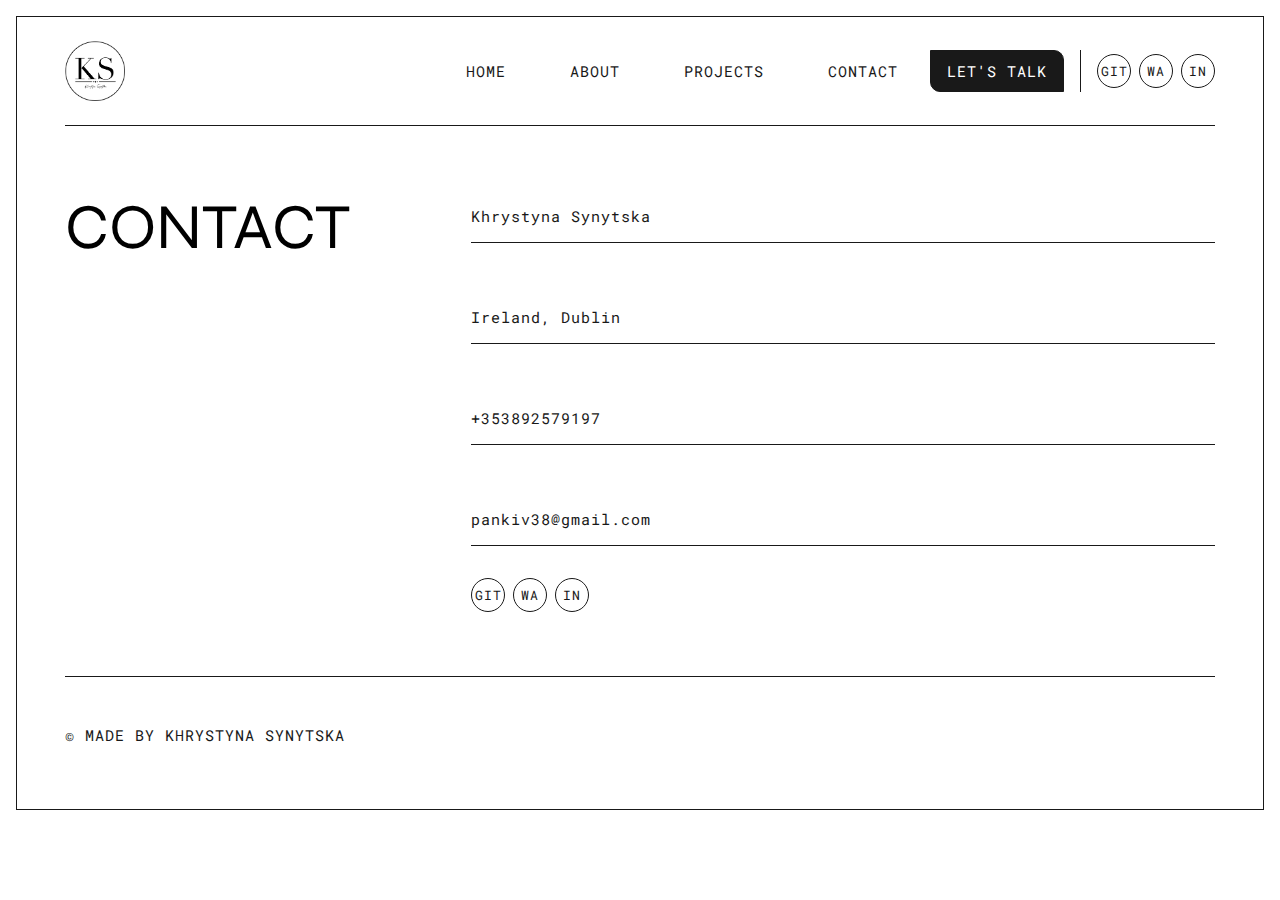
<file: contact.html>
<!DOCTYPE html>
<html lang="en">

<head>
  <meta charset="UTF-8">
  <meta name="viewport" content="width=device-width, initial-scale=1">
  <title>Contact - portfolio website</title>
  <link rel="stylesheet" href="css/index.css">
</head>

<body>
  <div class="page-wrapper">
    <div class="page-padding">
      <header>
        <div class="container">
          <div class="head">
            <div class="main-head">
              <a href="index.html">
                <img id="logo" src="img/Logo.png" alt="logo">
              </a>
              <div id="menu-bar" onclick="menuOnClick()">
                <div id="bar1" class="bar"></div>
                <div id="bar2" class="bar"></div>
                <div id="bar3" class="bar"></div>
              </div>
            </div>
            <nav class="nav-menu" id="navbar">
              <div class="nav-wrap">
                <div class="nav-list">
                  <a href="index.html" class="nav-link mono">Home</a>
                  <div class="divider mn"></div>
                  <a href="about.html" class="nav-link mono">About</a>
                  <div class="divider mn"></div>
                  <a href="projects.html" class="nav-link mono">Projects</a>
                  <div class="divider mn"></div>
                  <a href="#" class="nav-link mono">Contact</a>
                </div>
                <div class="right-head">
                  <a href="contact.html" class="smono mono">
                    <div class="but blbut">Let's Talk</div>
                  </a>
                  <div class="vertical-line"></div>
                  <div class="social-circles">
                    <a href="https://github.com/Synytska" target="_blank" class="badge small mono sm">
                      GIT
                    </a>
                    <a href="https://wa.me/0892579197" target="_blank" class="badge small mono sm">
                      WA
                    </a>
                    <a href="https://www.linkedin.com/in/khrystyna-synytska-91613514b/" target="_blank"
                      class="badge small mono sm">
                      IN
                    </a>
                  </div>
                </div>
              </div>
            </nav>
          </div>
        </div>
      </header>
      <main>
        <div class="container">
          <div class="divider"></div>
          <div class="contact-sect pads">
            <div class="h-wrap">
              <h2>Contact</h2>
            </div>
            <div>
              <div class="cont-form">
                <div class="cont-info">
                  <p class="mono nmono">Khrystyna Synytska</p>
                </div>
                <div class="cont-info">
                  <p class="mono nmono">Ireland, Dublin</p>
                </div>
                <div class="cont-info">
                  <p class="mono nmono">+353892579197</p>
                </div>
                <div class="cont-info">
                  <p class="mono nm">pankiv38@gmail.com</p>
                </div>
              </div>
              <div class="cont-social">
                <a href="https://github.com/Synytska" target="_blank" class="badge small mono sm">
                  GIT
                </a>
                <a href="https://wa.me/0892579197" target="_blank" class="badge small mono sm">
                  WA
                </a>
                <a href="https://www.linkedin.com/in/khrystyna-synytska-91613514b/" target="_blank"
                  class="badge small mono sm">
                  IN
                </a>
              </div>
            </div>
          </div>
          <div class="divider"></div>
          <div class="foot-line">
            <p class="mono">©&nbsp;Made by Khrystyna Synytska</p>
          </div>

        </div>
      </main>
    </div>
  </div>
  <script src="burger.js"></script>

</body>

</html>
</file>
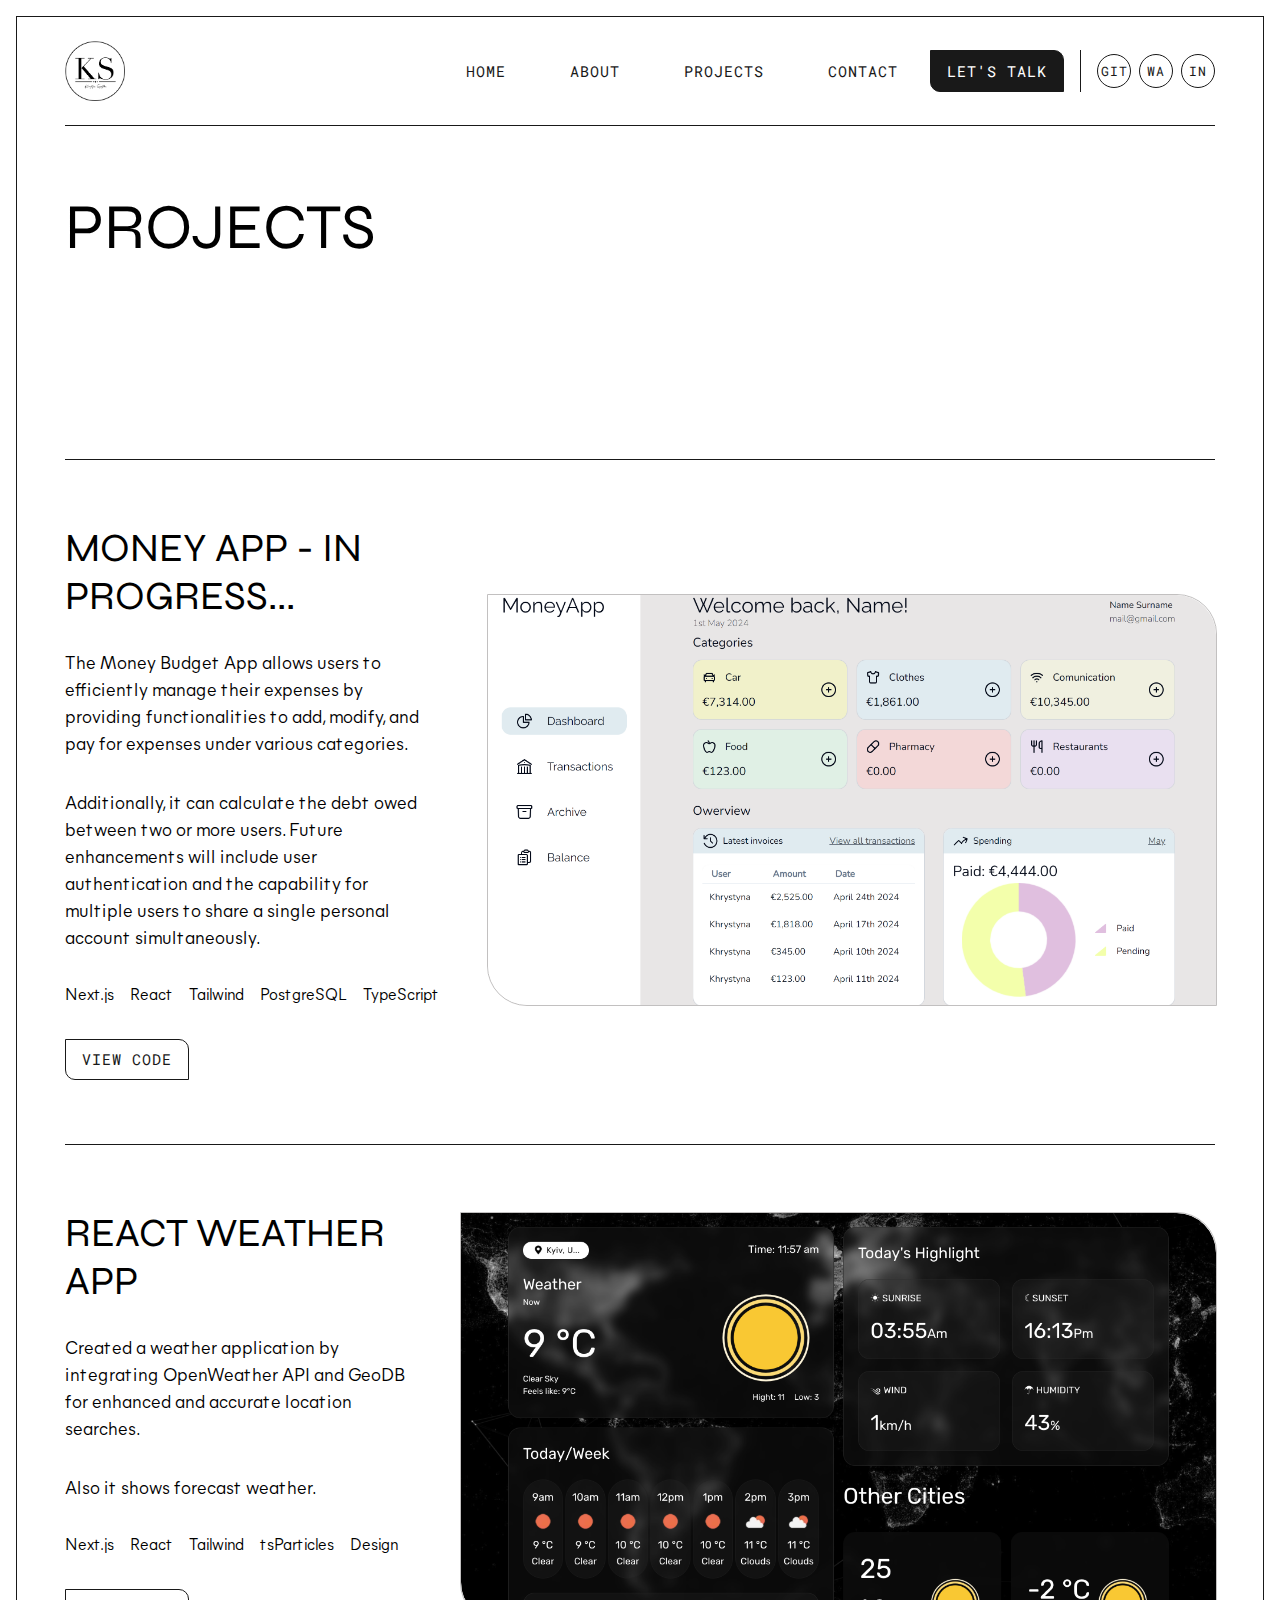
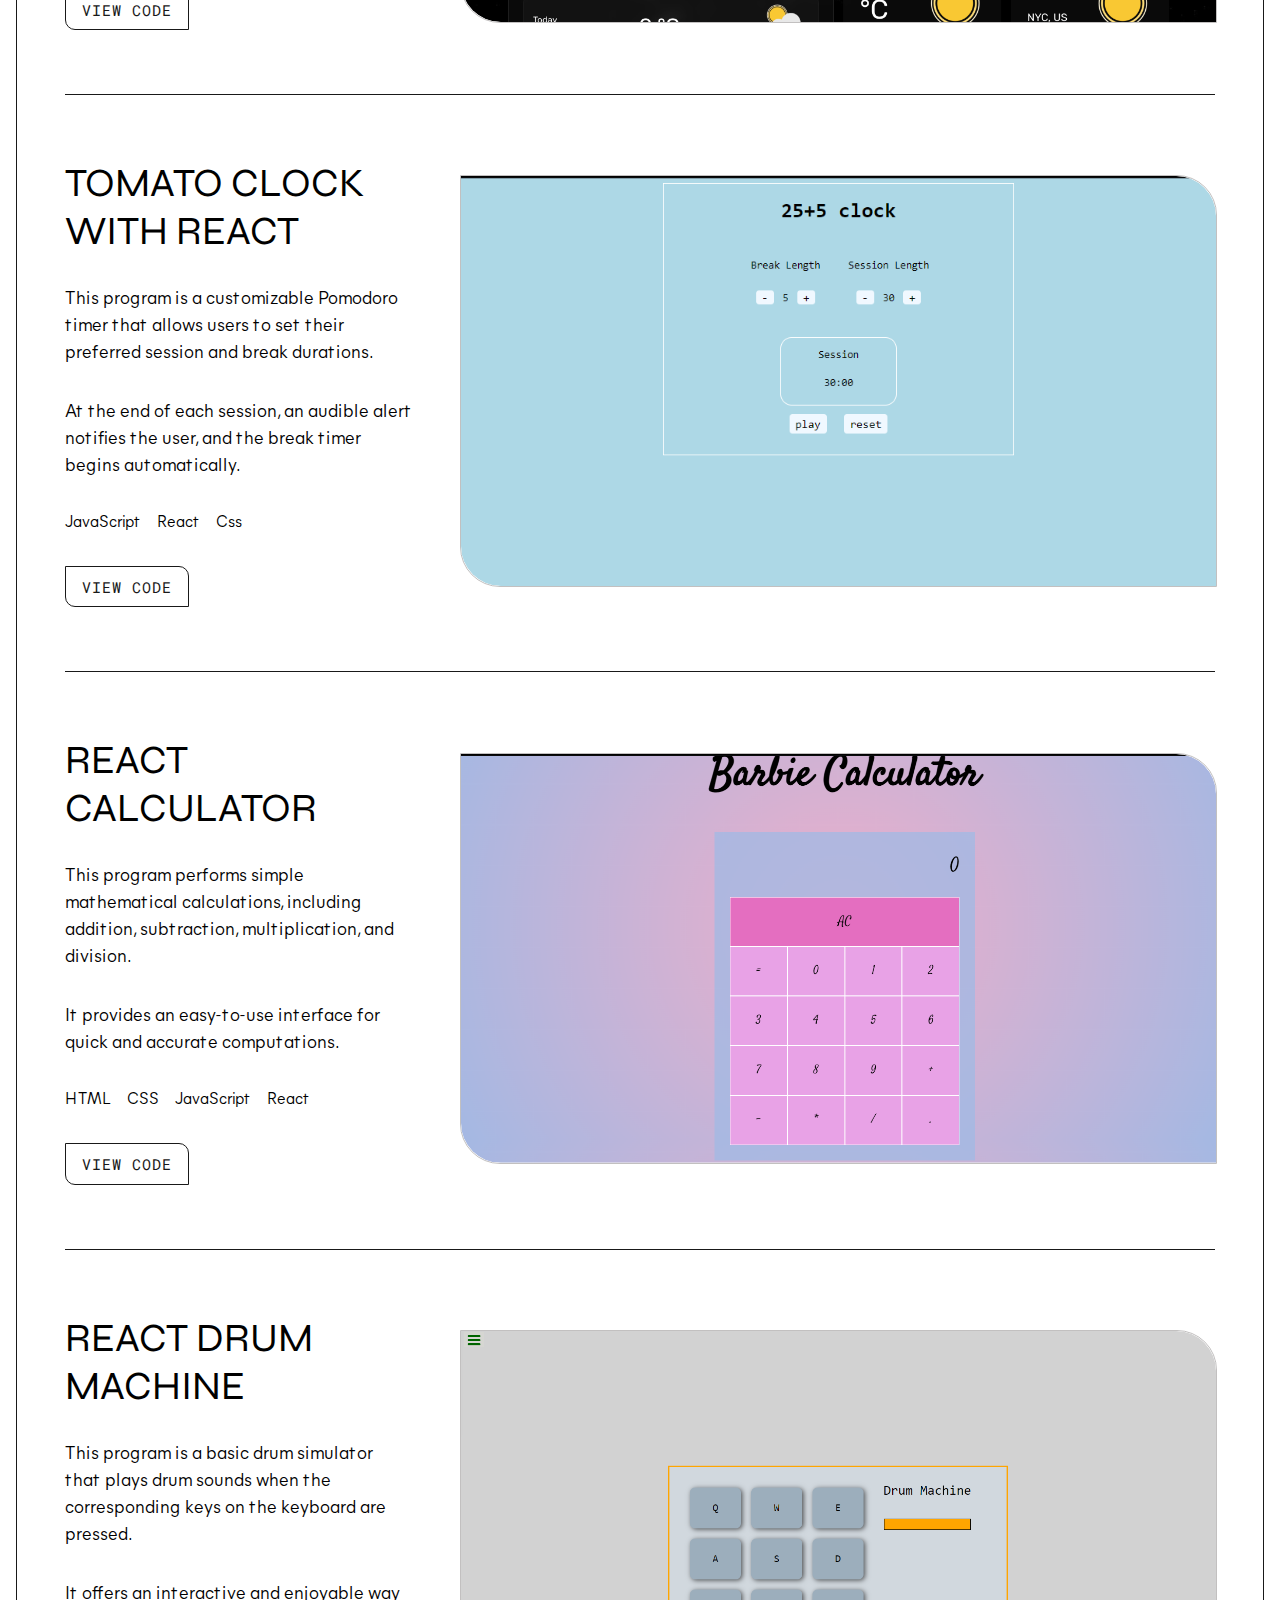
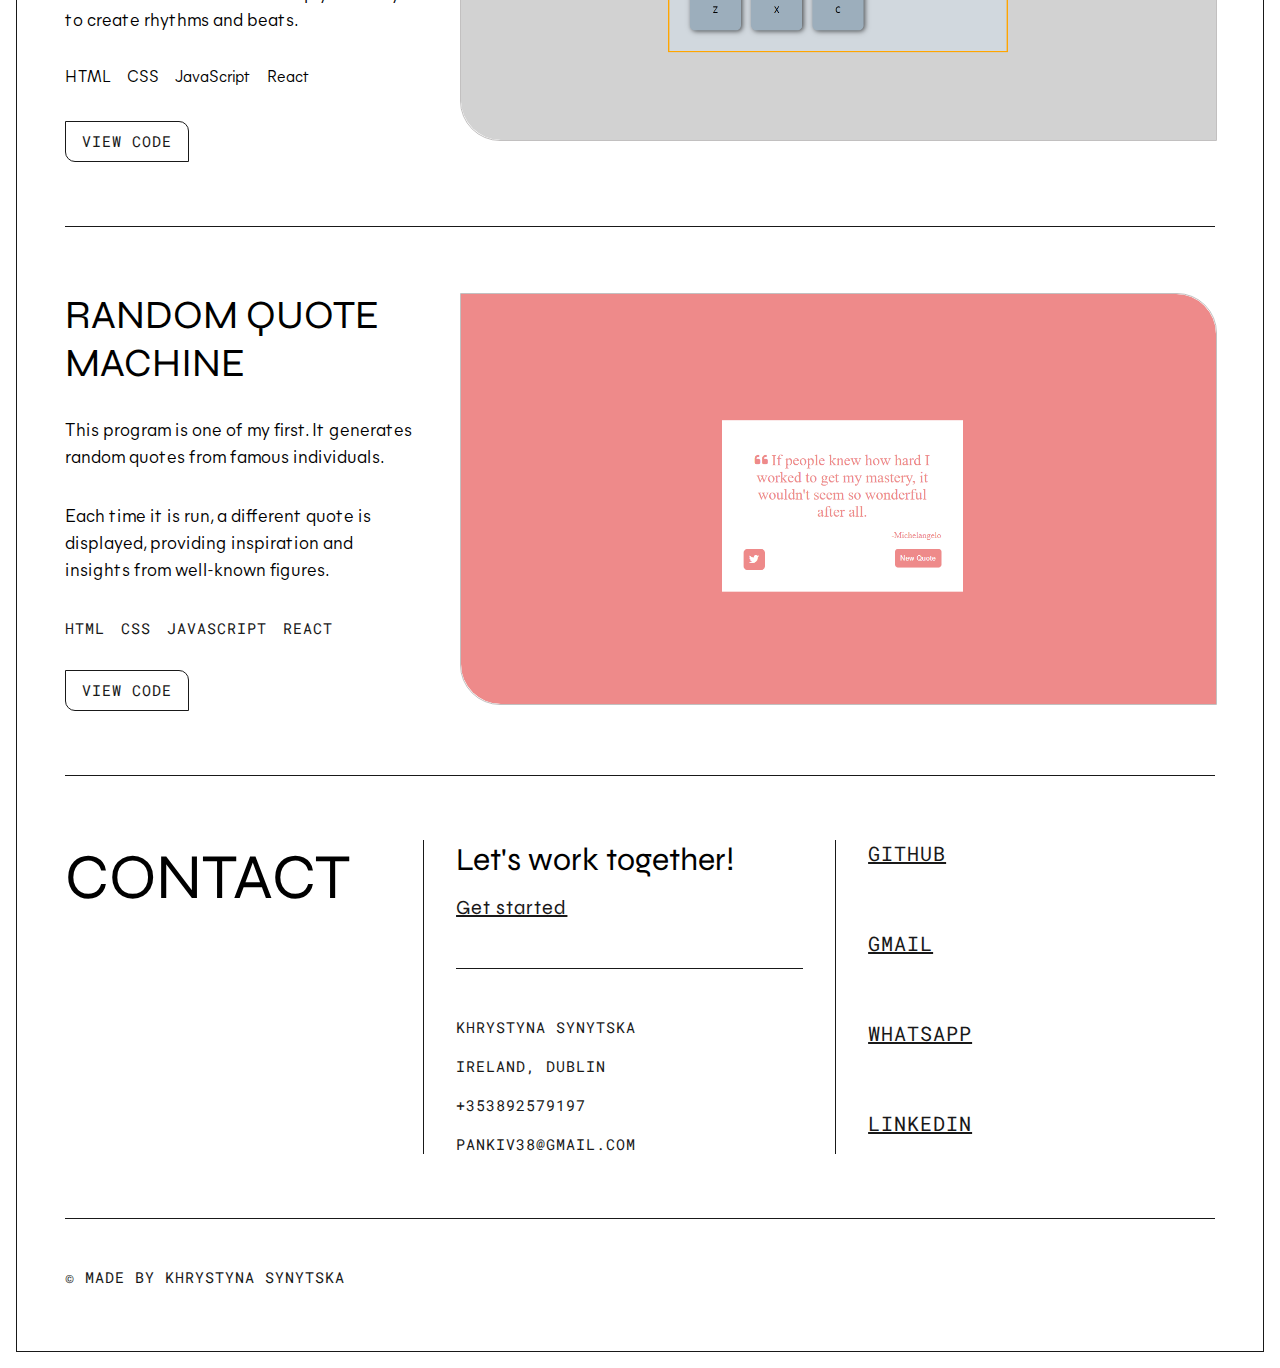
<file: projects.html>
<!DOCTYPE html>
<html lang="en">

<head>
    <meta charset="UTF-8">
    <meta name="viewport" content="width=device-width, initial-scale=1">
    <title>Projects - portfolio website</title>
    <link rel="stylesheet" href="css/index.css">
</head>

<body>
    <div class="page-wrapper">
        <div class="page-padding">
            <header>
                <div class="container">
                    <div class="head">
                        <div class="main-head">
                            <a href="index.html">
                                <img id="logo" src="img/Logo.png" alt="logo">
                            </a>
                            <div id="menu-bar" onclick="menuOnClick()">
                                <div id="bar1" class="bar"></div>
                                <div id="bar2" class="bar"></div>
                                <div id="bar3" class="bar"></div>
                            </div>
                        </div>
                        <nav class="nav-menu" id="navbar">
                            <div class="nav-wrap">
                                <div class="nav-list">
                                    <a href="index.html" class="nav-link mono">Home</a>
                                    <div class="divider mn"></div>
                                    <a href="about.html" class="nav-link mono">About</a>
                                    <div class="divider mn"></div>
                                    <a href="#" class="nav-link mono">Projects</a>
                                    <div class="divider mn"></div>
                                    <a href="contact.html" class="nav-link mono">Contact</a>
                                </div>
                                <div class="right-head">
                                    <a href="contact.html" class="smono mono">
                                        <div class="but blbut">Let's Talk</div>
                                    </a>
                                    <div class="vertical-line"></div>
                                    <div class="social-circles">
                                        <a href="https://github.com/Synytska" target="_blank"
                                            class="badge small mono sm">
                                            GIT
                                        </a>
                                        <a href="https://wa.me/0892579197" target="_blank" class="badge small mono sm">
                                            WA
                                        </a>
                                        <a href="https://www.linkedin.com/in/khrystyna-synytska-91613514b/"
                                            target="_blank" class="badge small mono sm">
                                            IN
                                        </a>
                                    </div>
                                </div>
                            </div>
                        </nav>
                    </div>
                </div>
                <!-- </div> -->
            </header>
            <main>
                <div class="container">
                    <div class="divider"></div>
                    <div class="project-sect pads">
                        <div class="proj-wrap">
                            <h2>Projects</h2>
                        </div>
                        <div class="projects-all">

                            <div class="proj-block">
                                <div class="proj-grid">
                                    <div class="proj-text">
                                        <div>
                                            <div class="proj-head h-wrap">
                                                <h2 class="proj-h2">Money App - IN PROGRESS...</h2>
                                            </div>
                                            <p class="proj_parag proj-head">The Money Budget App allows users to efficiently manage their expenses by providing functionalities to add, modify, and pay for expenses under various categories.
                                            </p>
                                            <p class="proj_parag proj-head">Additionally, it can calculate the debt owed between two or more users. Future enhancements will include user authentication and the capability for multiple users to share a single personal account simultaneously.</p>
                                            <div class="title-pad proj-head">
                                                <p>Next.js</p>
                                                <p>React</p>
                                                <p>Tailwind</p>
                                                <p>PostgreSQL</p>
                                                <p>TypeScript</p>
                                            </div>
                                        </div>
                                        <a class="button mono hov" href="https://github.com/Synytska/money-app.git"
                                            target="_blank">
                                            <div class="but">view code</div>
                                        </a>
                                    </div>
                                    <div class="proj-ph">
                                        <a class="img-wrap img-proj" target="_blank" href="https://money-app-plum.vercel.app/">
                                            <img class="works-ph proj-photo" src="img/work/money-app.png"
                                                alt="project1">
                                        </a>
                                    </div>
                                </div>
                            </div>

                            <div class="proj-block">
                                <div class="proj-grid">
                                    <div class="proj-text">
                                        <div>
                                            <div class="proj-head h-wrap">
                                                <h2 class="proj-h2">React Weather App</h2>
                                            </div>
                                            <p class="proj_parag proj-head">Created a weather application by integrating OpenWeather API and GeoDB for
                                                enhanced and accurate location searches.
                                            </p>
                                            <p class="proj_parag proj-head">Also it shows forecast weather.</p>
                                            <div class="title-pad proj-head">
                                                <p>Next.js</p>
                                                <p>React</p>
                                                <p>Tailwind</p>
                                                <p>tsParticles</p>
                                                <p>Design</p>
                                            </div>
                                        </div>
                                        <a class="button mono hov" href="https://github.com/Synytska/Weather-app.git"
                                            target="_blank">
                                            <div class="but">view code</div>
                                        </a>
                                    </div>
                                    <div class="proj-ph">
                                        <a class="img-wrap img-proj" target="_blank" href="https://weather-app-green-iota-76.vercel.app/">
                                            <img class="works-ph proj-photo" src="img/work/weatherapp.png"
                                                alt="project1">
                                        </a>
                                    </div>
                                </div>
                            </div>

                            <div class="proj-block">
                                <div class="proj-grid">
                                    <div class="proj-text">
                                        <div>
                                            <div class="proj-head h-wrap">
                                                <h2 class="proj-h2">Tomato clock with React</h2>
                                            </div>
                                            <p class="proj_parag proj-head">This program is a customizable Pomodoro timer that allows users to set their preferred session and break durations. </p>
                                                <p class="proj_parag proj-head">At the end of each session, an audible alert notifies the user, and the break timer begins automatically.
                                            </p>
                                            <div class="title-pad proj-head">
                                                <p>JavaScript</p>
                                                <p>React</p>
                                                <p>Css</p>
                                            </div>
                                        </div>
                                        <a class="button mono hov" href="https://github.com/Synytska/Clock25-5"
                                            target="_blank">
                                            <div class="but">view code</div>
                                        </a>
                                    </div>
                                    <div class="proj-ph">
                                        <a class="img-wrap img-proj" target="_blank" href="https://codepen.io/Synytska/full/BaMXpQG">
                                            <img class="works-ph proj-photo" src="img/work/tomato-cl.png"
                                                alt="project1">
                                        </a>
                                    </div>
                                </div>
                            </div>
                            <div class="proj-block">
                                <div class="proj-grid">
                                    <div class="proj-text">
                                        <div class="proj-head h-wrap">
                                            <h2 class="proj-h2">React Calculator</h2>
                                        </div>
                                        <p class="proj_parag proj-head">This program performs simple mathematical calculations, including addition, subtraction, multiplication, and division.</p>
                                        <p class="proj_parag proj-head"> It provides an easy-to-use interface for quick and accurate computations.
                                        </p>
                                        <div class="title-pad proj-head">
                                            <p>HTML</p>
                                            <p>CSS</p>
                                            <p>JavaScript</p>
                                            <p>React</p>
                                        </div>
                                        <a class="button mono hov" href="https://codepen.io/Synytska/pen/MWLvyGL"
                                            target="_blank">
                                            <div class="but">view code</div>
                                        </a>
                                    </div>
                                    <div class="proj-ph">
                                        <a class="img-wrap img-proj" target="_blank" href="https://codepen.io/Synytska/full/MWLvyGL"
                                            target="_blank">
                                            <img class="works-ph proj-photo" src="img/work/calc-barb.png"
                                                alt="project2">
                                        </a>
                                    </div>
                                </div>
                            </div>
                            <div class="proj-block">
                                <div class="proj-grid">
                                    <div class="proj-text">
                                        <div class="proj-head h-wrap">
                                            <h2 class="proj-h2">React Drum Machine</h2>
                                        </div>
                                        <p class="proj_parag proj-head">This program is a basic drum simulator that plays drum sounds when the corresponding keys on the keyboard are pressed.</p>
                                        <p class="proj_parag proj-head"> It offers an interactive and enjoyable way to create rhythms and beats.</p>
                                        <div class="title-pad proj-head">
                                            <p>HTML</p>
                                            <p>CSS</p>
                                            <p>JavaScript</p>
                                            <p>React</p>
                                        </div>
                                        <a class="button mono hov" href="https://codepen.io/Synytska/pen/yLZbgaJ"
                                            target="_blank">
                                            <div class="but">view code</div>
                                        </a>
                                    </div>
                                    <div class="proj-ph">
                                        <a class="img-wrap img-proj" href="https://codepen.io/Synytska/full/yLZbgaJ"
                                            target="_blank">
                                            <img class="works-ph proj-photo" src="img/work/drum.png" alt="project2">
                                        </a>
                                    </div>
                                </div>
                            </div>
                            <div class="proj-block">
                                <div class="proj-grid">
                                    <div class="proj-text">
                                        <div class="proj-head h-wrap">
                                            <h2 class="proj-h2">Random Quote Machine</h2>
                                        </div>
                                        <p class="proj_parag proj-head">This program is one of my first. It generates random quotes from famous individuals.</p>
                                        <p class="proj_parag proj-head"> Each time it is run, a different quote is displayed, providing inspiration and insights from well-known figures.
                                        </p>
                                        <div class="title-pad proj-head">
                                            <p class="mono pr-p">HTML</p>
                                            <p class="mono pr-p">CSS</p>
                                            <p class="mono pr-p">JavaScript</p>
                                            <p class="mono pr-p">React</p>
                                        </div>
                                        <a class="button mono hov" href="https://codepen.io/Synytska/pen/GRzrrBZ"
                                            target="_blank">
                                            <div class="but">view code</div>
                                        </a>
                                    </div>
                                    <div class="proj-ph">
                                        <a class="img-wrap img-proj" href="https://codepen.io/Synytska/full/GRzrrBZ"
                                            target="_blank">
                                            <img class="works-ph proj-photo" src="img/work/rqm.png" alt="project2">
                                        </a>
                                    </div>
                                </div>
                            </div>
                        </div>
                    </div>
                </div>
            </main>
            <footer>
                <div class="container">
                    <div class="divider"></div>
                    <div class="footer-sect pads">
                        <div class="footer-block1">
                            <div class="h-wrap">
                                <h2>Contact</h2>
                            </div>

                        </div>
                        <div class="vertical-line"></div>
                        <div class="foot-m-grid">
                            <div class="footer-block2">
                                <h3 class="foot-h3">Let's work together!</h3>
                                <a href="contact.html">
                                    <h3 class="foot-link">Get started</h3>
                                </a>
                                <div class="divider foot-divider"></div>
                                <div class="foot-info">
                                    <div class="inf1">
                                        <div class="mono">Khrystyna Synytska </div>
                                        <div class="mono">ireland, dublin</div>
                                    </div>
                                    <div class="inf1">
                                        <div class="mono">+353892579197</div>
                                        <div class="mono">pankiv38@gmail.com</div>
                                    </div>
                                </div>
                                <div class="divider foot-divider hiden"></div>
                            </div>
                            <div class="vertical-line"></div>
                            <div class="footer-block3">
                                <div class="foot-social">
                                    <a href="https://github.com/Synytska" target="_blank">
                                        <h3 class="mono mn">github</h3>
                                    </a>
                                    <a href="https://accounts.google.com/AccountChooser/signinchooser?service=mail&continue=https%3A%2F%2Fmail.google.com%2Fmail%2F&theme=glif&flowName=GlifWebSignIn&flowEntry=AccountChooser"
                                        target="_blank">
                                        <h3 class="mono mn">gmail</h3>
                                    </a>
                                </div>
                                <div class="foot-social">
                                    <a href="https://wa.me/0892579197" target="_blank">
                                        <h3 class="mono mn">whatsapp</h3>
                                    </a>
                                    <a href="https://www.linkedin.com/in/khrystyna-synytska-91613514b/" target="_blank">
                                        <h3 class="mono mn">linkedin</h3>
                                      </a>
                                </div>
                            </div>
                        </div>
                    </div>
                    <div class="divider"></div>
                    <div class="foot-line">
                        <p class="mono">©&nbsp;Made by Khrystyna Synytska</p>
                    </div>
                </div>
            </footer>
        </div>
        <script src="burger.js"></script>

</body>

</html>
</file>
<file: css/index.css>
@import url('https://fonts.googleapis.com/css2?family=Syne&display=swap');
@import url(main-page.css);
@import url(about.css);
@import url(projects.css);
@import url(contact.css);

@font-face {
    font-family: "Mier A";
    src: url("../fonts/MierA-Regular.ttf");
}

@font-face {
    font-family: "Roboto Mono";
    src: url("../fonts/RobotoMono-Regular.ttf");
}
</file>
